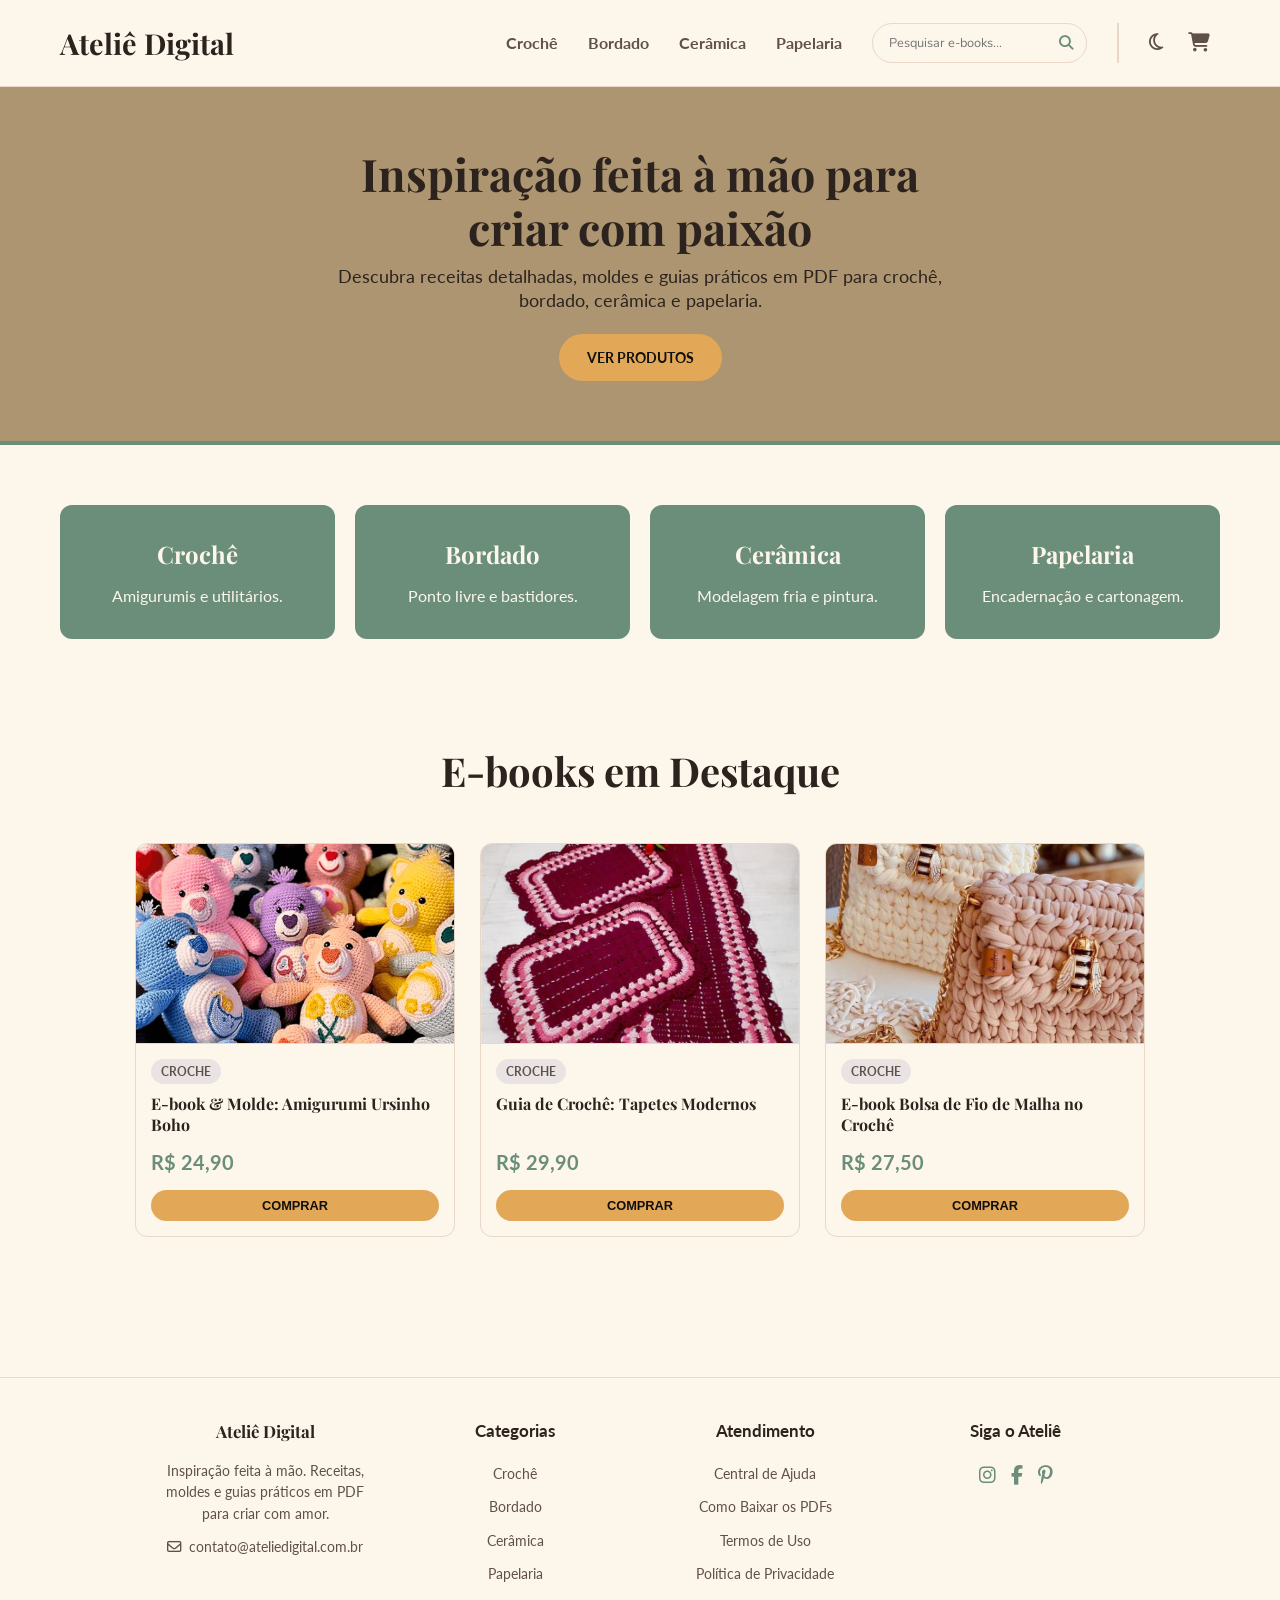
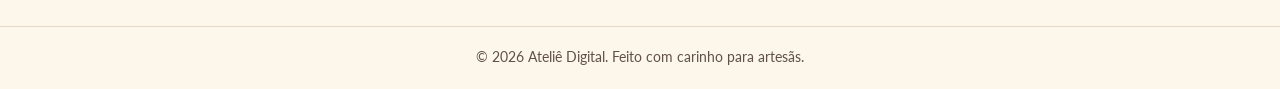
<file: index.html>
<!doctype html>
<html lang="pt-BR">
  <head>
    <meta charset="UTF-8" />
    <meta name="viewport" content="width=device-width, initial-scale=1.0" />
    <title>Ateliê Digital | E-books de Artesanato</title>
    <link
      href="https://fonts.googleapis.com/css2?family=Playfair+Display:wght@400;700&family=Lato:wght@300;400;700&family=Nunito:wght@500;700&display=swap"
      rel="stylesheet"
    />
    <link
      rel="stylesheet"
      href="https://cdnjs.cloudflare.com/ajax/libs/font-awesome/6.4.0/css/all.min.css"
    />
    <link rel="stylesheet" href="css/style.css" />
    <link rel="stylesheet" href="css/responsive.css" />
  </head>

  <body>
    <header class="cabecalho">
      <div class="container nav-container">
        <a href="#" class="logo">Ateliê Digital</a>

        <nav class="menu">
          <ul>
            <li><a href="#croche">Crochê</a></li>
            <li><a href="#bordado">Bordado</a></li>
            <li><a href="#ceramica">Cerâmica</a></li>
            <li><a href="#papelaria">Papelaria</a></li>
          </ul>

          <div class="search-box">
            <input
              type="text"
              id="search-input"
              placeholder="Pesquisar e-books..."
            />
            <button type="button" id="search-btn" aria-label="Pesquisar">
              <i class="fa-solid fa-magnifying-glass" id="search-icon"></i>
            </button>
          </div>

          <div class="icones-acao">
            <button id="btn-tema" class="btn-icone" aria-label="Alternar Tema">
              <i class="fa-regular fa-sun icone-sol"></i>
              <i class="fa-regular fa-moon icone-lua"></i>
            </button>
            <button
              type="button"
              class="btn-icone"
              aria-label="Ver Carrinho"
              onclick="openCartModal()"
            >
              <i class="fa-solid fa-cart-shopping"></i>
            </button>
          </div>
        </nav>
      </div>
    </header>

    <main>
      <section class="hero">
        <div class="hero-conteudo">
          <h1>Inspiração feita à mão para criar com paixão</h1>
          <p>
            Descubra receitas detalhadas, moldes e guias práticos em PDF para
            crochê, bordado, cerâmica e papelaria.
          </p>
          <a href="#vitrine" class="btn-primario">Ver Produtos</a>
        </div>
      </section>

      <section class="categorias container">
        <div class="card-categoria">
          <h2>Crochê</h2>
          <p>Amigurumis e utilitários.</p>
        </div>
        <div class="card-categoria">
          <h2>Bordado</h2>
          <p>Ponto livre e bastidores.</p>
        </div>
        <div class="card-categoria">
          <h2>Cerâmica</h2>
          <p>Modelagem fria e pintura.</p>
        </div>
        <div class="card-categoria">
          <h2>Papelaria</h2>
          <p>Encadernação e cartonagem.</p>
        </div>
      </section>

      <section id="vitrine" class="vitrine container">
        <h2 class="titulo-secao">E-books em Destaque</h2>
        <div id="grid-produtos" class="grid-produtos"></div>
      </section>
    </main>

    <div id="cart-modal" class="cart-modal-overlay" aria-hidden="true">
      <aside class="cart-drawer" role="dialog" aria-label="Carrinho de Compras">
        <div class="cart-header">
          <div class="cart-title-wrapper">
            <i class="fa-solid fa-basket-shopping"></i>
            <h2>Seu Carrinho</h2>
          </div>
          <button
            id="close-cart-btn"
            class="btn-close-cart"
            aria-label="Fechar Carrinho"
            onclick="closeCartModal()"
          >
            <i class="fa-solid fa-xmark"></i>
          </button>
        </div>

        <div id="cart-items-list" class="cart-body"></div>

        <div class="cart-footer">
          <div class="cart-subtotal">
            <span>Total:</span>
            <strong id="cart-total-price">R$ 0,00</strong>
          </div>
          <button class="btn-checkout" onclick="processCheckout()">
            Finalizar Compra
          </button>
        </div>
      </aside>
    </div>

    <footer class="rodape">
      <div class="rodape-container">
        <div class="rodape-coluna">
          <h3 class="rodape-logo">Ateliê Digital</h3>
          <p class="rodape-descricao">
            Inspiração feita à mão. Receitas, moldes e guias práticos em PDF
            para criar com amor.
          </p>
          <p class="rodape-contato">
            <i class="fa-regular fa-envelope"></i> contato@ateliedigital.com.br
          </p>
        </div>

        <div class="rodape-coluna">
          <h4>Categorias</h4>
          <ul>
            <li><a href="#croche">Crochê</a></li>
            <li><a href="#bordado">Bordado</a></li>
            <li><a href="#ceramica">Cerâmica</a></li>
            <li><a href="#papelaria">Papelaria</a></li>
          </ul>
        </div>

        <div class="rodape-coluna">
          <h4>Atendimento</h4>
          <ul>
            <li><a href="#">Central de Ajuda</a></li>
            <li><a href="#">Como Baixar os PDFs</a></li>
            <li><a href="#">Termos de Uso</a></li>
            <li><a href="#">Política de Privacidade</a></li>
          </ul>
        </div>

        <div class="rodape-coluna">
          <h4>Siga o Ateliê</h4>
          <div class="redes-sociais">
            <a
              href="https://instagram.com"
              target="_blank"
              aria-label="Instagram"
            >
              <i class="fa-brands fa-instagram"></i>
            </a>
            <a
              href="https://facebook.com"
              target="_blank"
              aria-label="Facebook"
            >
              <i class="fa-brands fa-facebook-f"></i>
            </a>
            <a
              href="https://pinterest.com"
              target="_blank"
              aria-label="Pinterest"
            >
              <i class="fa-brands fa-pinterest-p"></i>
            </a>
          </div>
        </div>
      </div>

      <div class="rodape-bottom">
        <div class="container">
          <p>&copy; 2026 Ateliê Digital. Feito com carinho para artesãs.</p>
        </div>
      </div>
    </footer>

    <script src="js/products.js"></script>
    <script src="js/main.js"></script>
    <script src="js/cart.js"></script>
  </body>
</html>
</file>
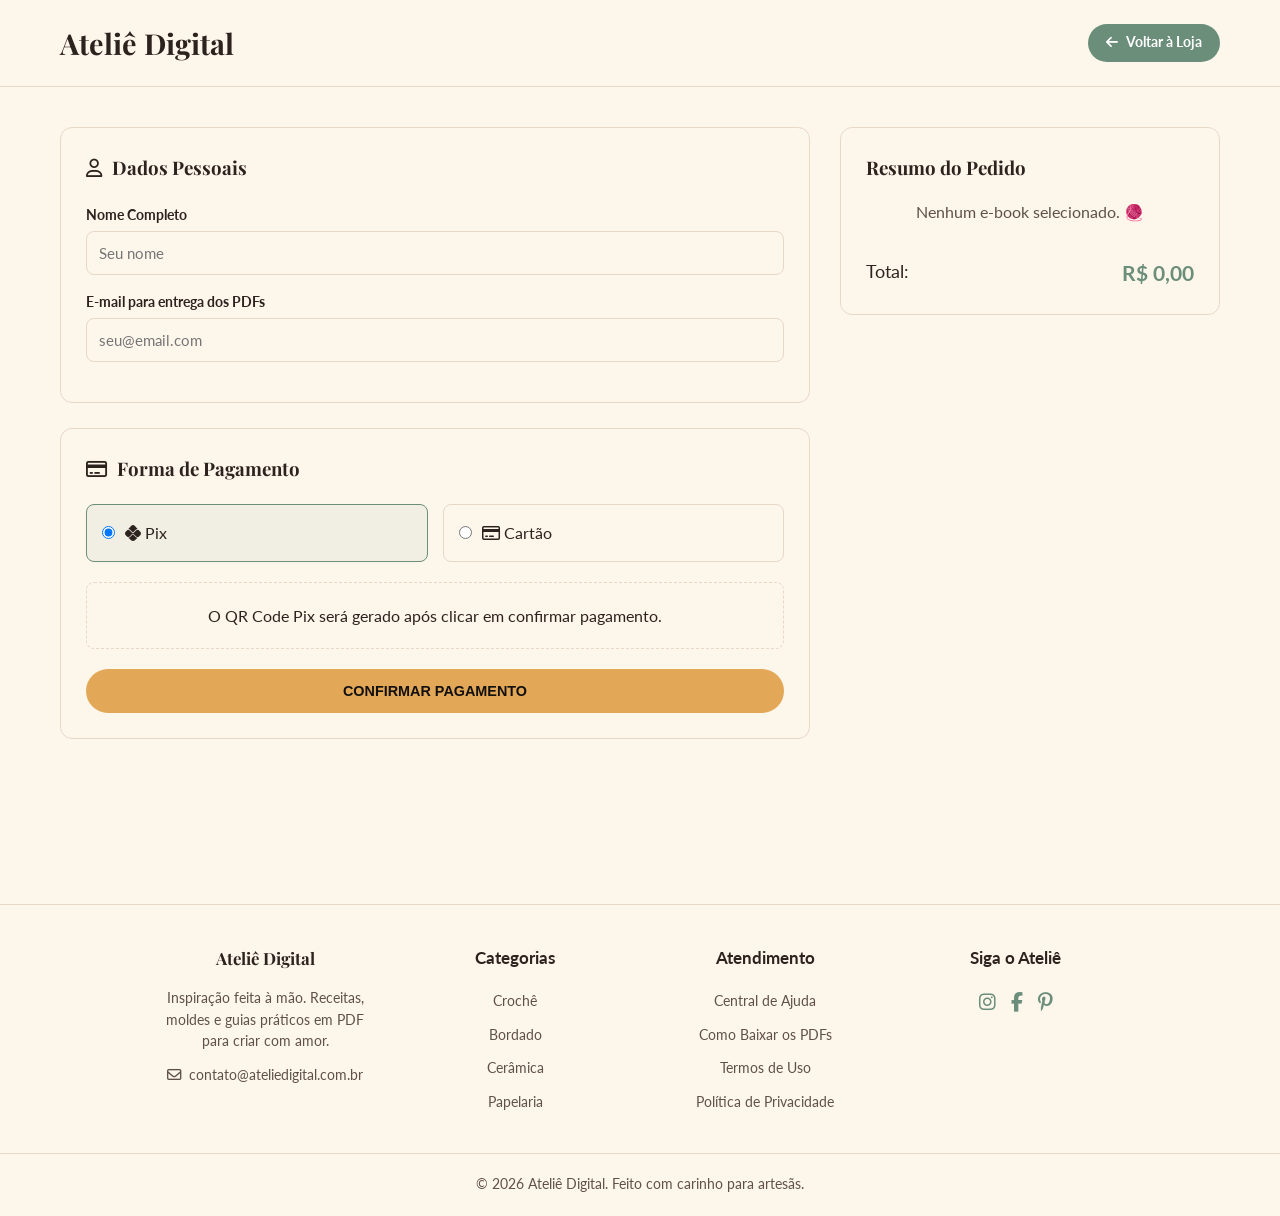
<file: checkout.html>
<!doctype html>
<html lang="pt-BR">
  <head>
    <meta charset="UTF-8" />
    <meta name="viewport" content="width=device-width, initial-scale=1.0" />
    <title>Ateliê Digital | Finalizar Compra</title>
    <link
      href="https://fonts.googleapis.com/css2?family=Playfair+Display:wght@400;700&family=Lato:wght@300;400;700&family=Nunito:wght@500;700&display=swap"
      rel="stylesheet"
    />
    <link
      rel="stylesheet"
      href="https://cdnjs.cloudflare.com/ajax/libs/font-awesome/6.4.0/css/all.min.css"
    />
    <link rel="stylesheet" href="css/style.css" />
    <link rel="stylesheet" href="css/responsive.css">
  </head>

  <body>
    <header class="cabecalho">
      <div class="container nav-container">
        <a href="index.html" class="logo">Ateliê Digital</a>
        <a href="index.html" class="btn-voltar">
          <i class="fa-solid fa-arrow-left"></i> Voltar à Loja
        </a>
      </div>
    </header>

    <main class="container">
      <form id="checkout-form" class="checkout-grid">
        <div class="checkout-left">
          <div class="checkout-section">
            <h3><i class="fa-regular fa-user"></i> Dados Pessoais</h3>
            <div class="form-group">
              <label for="nome">Nome Completo</label>
              <input type="text" id="nome" required placeholder="Seu nome" />
            </div>
            <div class="form-group">
              <label for="email">E-mail para entrega dos PDFs</label>
              <input
                type="email"
                id="email"
                required
                placeholder="seu@email.com"
              />
            </div>
          </div>

          <div class="checkout-section">
            <h3>
              <i class="fa-regular fa-credit-card"></i> Forma de Pagamento
            </h3>
            <div class="pagamento-options">
              <label class="pagamento-option active">
                <input
                  type="radio"
                  name="forma-pagamento"
                  value="pix"
                  checked
                />
                <span><i class="fa-brands fa-pix"></i> Pix</span>
              </label>
              <label class="pagamento-option">
                <input type="radio" name="forma-pagamento" value="cartao" />
                <span><i class="fa-regular fa-credit-card"></i> Cartão</span>
              </label>
            </div>

            <div id="painel-pix" class="painel-pagamento">
              <p>
                O QR Code Pix será gerado após clicar em confirmar pagamento.
              </p>
            </div>

            <div
              id="painel-cartao"
              class="painel-pagamento"
              style="display: none"
            >
              <div class="form-group">
                <label>Número do Cartão</label>
                <input type="text" placeholder="0000 0000 0000 0000" />
              </div>
            </div>

            <button type="submit" class="btn-checkout" style="margin-top: 20px">
              Confirmar Pagamento
            </button>
          </div>
        </div>

        <div class="checkout-right">
          <div class="summary-card">
            <h3>Resumo do Pedido</h3>
            <div id="checkout-items-list"></div>
            <div class="cart-subtotal" style="margin-top: 15px">
              <span>Total:</span>
              <strong id="checkout-total-price">R$ 0,00</strong>
            </div>
          </div>
        </div>
      </form>
    </main>

    <footer class="rodape">
      <div class="rodape-container">
        <div class="rodape-coluna">
          <h3 class="rodape-logo">Ateliê Digital</h3>
          <p class="rodape-descricao">
            Inspiração feita à mão. Receitas, moldes e guias práticos em PDF
            para criar com amor.
          </p>
          <p class="rodape-contato">
            <i class="fa-regular fa-envelope"></i> contato@ateliedigital.com.br
          </p>
        </div>

        <div class="rodape-coluna">
          <h4>Categorias</h4>
          <ul>
            <li><a href="#croche">Crochê</a></li>
            <li><a href="#bordado">Bordado</a></li>
            <li><a href="#ceramica">Cerâmica</a></li>
            <li><a href="#papelaria">Papelaria</a></li>
          </ul>
        </div>

        <div class="rodape-coluna">
          <h4>Atendimento</h4>
          <ul>
            <li><a href="#">Central de Ajuda</a></li>
            <li><a href="#">Como Baixar os PDFs</a></li>
            <li><a href="#">Termos de Uso</a></li>
            <li><a href="#">Política de Privacidade</a></li>
          </ul>
        </div>

        <div class="rodape-coluna">
          <h4>Siga o Ateliê</h4>
          <div class="redes-sociais">
            <a
              href="https://instagram.com"
              target="_blank"
              aria-label="Instagram"
            >
              <i class="fa-brands fa-instagram"></i>
            </a>
            <a
              href="https://facebook.com"
              target="_blank"
              aria-label="Facebook"
            >
              <i class="fa-brands fa-facebook-f"></i>
            </a>
            <a
              href="https://pinterest.com"
              target="_blank"
              aria-label="Pinterest"
            >
              <i class="fa-brands fa-pinterest-p"></i>
            </a>
          </div>
        </div>
      </div>

      <div class="rodape-bottom">
        <div class="container">
          <p>&copy; 2026 Ateliê Digital. Feito com carinho para artesãs.</p>
        </div>
      </div>
    </footer>

    <script src="js/products.js"></script>
    <script src="js/cart.js"></script>
  </body>
</html>
</file>
<file: css/style.css>
:root {
  --bg-primary: #fdf6eb;
  --bg-surface: #ac9570;
  --text-primary: #2d231e;
  --text-secondary: #605147;
  --brand-primary: #e9e4e3;
  --brand-secondary: #6b8e7b;
  --brand-accent: #e3a857;
  --border-color: #e8d8c8;

  --fonte-titulo: "Playfair Display", serif;
  --fonte-texto: "Lato", sans-serif;
}

body.dark-theme {
  --bg-primary: #12100e;
  --bg-surface: #231d19;
  --text-primary: #fdf6eb;
  --text-secondary: #c2b5a8;
  --brand-primary: #e9e4e3;
  --brand-secondary: #7ca48f;
  --brand-accent: #e3a857;
  --border-color: #3d322b;
}

* {
  margin: 0;
  padding: 0;
  box-sizing: border-box;
}

body {
  background-color: var(--bg-primary);
  color: var(--text-primary);
  font-family: var(--fonte-texto);
  line-height: 1.6;
  transition:
    background-color 0.3s ease,
    color 0.3s ease;
}

.container {
  max-width: 1200px;
  margin: 0 auto;
  padding: 0 20px;
}

h1,
h2,
h3,
.logo {
  font-family: var(--fonte-titulo);
  color: var(--text-primary);
}

a {
  text-decoration: none;
  color: inherit;
}

ul {
  list-style: none;
}

.cabecalho {
  background-color: var(--bg-primary);
  padding: 20px 0;
  border-bottom: 1px solid var(--border-color);
  position: sticky;
  top: 0;
  z-index: 100;
  transition:
    background-color 0.3s,
    border-color 0.3s;
}

.nav-container {
  display: flex;
  justify-content: space-between;
  align-items: center;
}

.search-box {
  position: relative;
  display: flex;
  align-items: center;
  max-width: 260px;
  width: 100%;
}

.search-box input {
  width: 100%;
  padding: 0.65rem 2.4rem 0.65rem 1rem;
  border-radius: 20px;
  border: 1px solid var(--border-color);
  background-color: var(--bg-primary);
  color: var(--text-primary);
  font-family: "Nunito", sans-serif;
  font-size: 0.8rem;
  outline: none;
  transition:
    border-color 0.2s ease,
    box-shadow 0.2s ease;
}

.search-box input:focus {
  border-color: var(--brand-accent);
  box-shadow: 0 0 0 2px rgba(227, 168, 87, 0.2);
}

.search-box button {
  position: absolute;
  right: 8px;
  background: transparent;
  border: none;
  color: var(--brand-secondary);
  cursor: pointer;
  padding: 0.4rem;
  display: flex;
  align-items: center;
  justify-content: center;
  font-size: 0.9rem;
  transition: color 0.2s ease;
}

.search-box button i {
  pointer-events: none;
}

.search-box button:hover {
  color: var(--brand-accent);
}

.logo {
  font-size: 1.8rem;
  font-weight: 700;
}

.menu {
  display: flex;
  align-items: center;
  gap: 30px;
}

.menu ul {
  display: flex;
  align-items: center;
  gap: 30px;
}

.menu a {
  font-weight: 700;
  color: var(--text-secondary);
  transition: color 0.3s;
}

.menu a:hover {
  color: var(--brand-secondary);
}

.menu a.ativo {
  color: var(--brand-secondary) !important;
  border-bottom: 2px solid var(--brand-secondary);
  padding-bottom: 4px;
}

.hero {
  background-color: var(--bg-surface);
  padding: 60px 20px;
  text-align: center;
  border-bottom: 4px solid var(--brand-secondary);
  transition:
    background-color 0.3s,
    border-color 0.3s;
}

.hero-conteudo {
  max-width: 650px;
  margin: 0 auto;
  display: flex;
  flex-direction: column;
  align-items: center;
  text-align: center;
}

.hero-conteudo h1 {
  font-size: 2.8rem;
  margin-bottom: 10px;
  line-height: 1.2;
}

.hero-conteudo p {
  font-size: 1.1rem;
  margin: 0 auto 20px;
  line-height: 1.4;
  color: var(--text-primary);
}

.btn-primario,
.btn-comprar {
  display: inline-block;
  width: auto;
  margin: 0 auto;
  background-color: var(--brand-accent);
  color: #12100e;
  padding: 12px 28px;
  border-radius: 30px;
  font-weight: 700;
  text-transform: uppercase;
  font-size: 0.9rem;
  border: none;
  cursor: pointer;
  text-align: center;
  transition:
    filter 0.3s ease,
    transform 0.2s ease;
}

.btn-primario:hover,
.btn-comprar:hover {
  filter: brightness(0.9);
  transform: translateY(-2px);
}

.categorias {
  display: grid;
  grid-template-columns: repeat(auto-fit, minmax(200px, 1fr));
  gap: 20px;
  padding: 60px 20px;
}

.card-categoria {
  background-color: var(--brand-secondary);
  color: var(--bg-primary);
  padding: 30px 20px;
  text-align: center;
  border-radius: 12px;
  transition:
    transform 0.3s,
    background-color 0.3s;
}

.card-categoria:hover {
  transform: translateY(-5px);
}

.card-categoria h2 {
  color: var(--bg-primary);
  margin-bottom: 10px;
  font-size: 1.5rem;
}

.vitrine {
  padding: 40px 20px 80px;
  width: 100%;
}

.titulo-secao {
  text-align: center;
  font-size: 2.5rem;
  margin-bottom: 40px;
}

.grid-produtos {
  display: grid;
  grid-template-columns: repeat(auto-fit, 320px);
  align-items: stretch;
  justify-content: center;
  max-width: 1200px;
  gap: 25px;
  margin: 0 auto;
}

.card-produto {
  background-color: var(--bg-primary);
  border: 1px solid var(--border-color);
  border-radius: 12px;
  overflow: hidden;
  transition:
    transform 0.3s,
    border-color 0.3s,
    box-shadow 0.3s;
  display: flex;
  flex-direction: column;
  width: 100%;
}

.card-produto:hover {
  transform: translateY(-5px);
  border-color: var(--brand-secondary);
  box-shadow: 0 8px 20px rgba(0, 0, 0, 0.05);
}

.card-produto img {
  width: 100%;
  height: 200px;
  object-fit: cover;
  border-bottom: 1px solid var(--border-color);
}

.info-produto {
  padding: 15px;
  display: flex;
  flex-direction: column;
  align-items: flex-start;
  text-align: left;
  flex-grow: 1;
}

.tag {
  background-color: var(--brand-primary);
  color: #605147;
  padding: 3px 10px;
  border-radius: 20px;
  font-size: 0.75rem;
  font-weight: 700;
  margin-bottom: 10px;
}

.info-produto h3 {
  font-size: 1rem;
  margin-bottom: 10px;
  line-height: 1.3;
  flex-grow: 1;
}

.preco {
  font-size: 1.25rem;
  font-weight: 700;
  color: var(--brand-secondary);
  margin-bottom: 12px;
}

.btn-comprar {
  width: 100%;
  padding: 8px 15px;
  font-size: 0.8rem;
}

.icones-acao {
  display: flex;
  align-items: center;
  gap: 5px;
  border-left: 2px solid var(--border-color);
  padding-left: 20px;
}

.btn-icone {
  background: none;
  border: none;
  cursor: pointer;
  color: var(--text-secondary);
  font-size: 1.2rem;
  display: flex;
  align-items: center;
  justify-content: center;
  padding: 10px;
  border-radius: 50%;
  position: relative;
  transition:
    background-color 0.3s,
    color 0.3s;
}

.btn-icone:hover {
  background-color: var(--border-color);
  color: var(--brand-secondary);
}

.icone-sol {
  display: none;
}
.icone-lua {
  display: block;
}

body.dark-theme .icone-sol {
  display: block;
}
body.dark-theme .icone-lua {
  display: none;
}

.cart-modal-overlay {
  position: fixed;
  top: 0;
  left: 0;
  width: 100%;
  height: 100%;
  background-color: rgba(0, 0, 0, 0.5);
  backdrop-filter: blur(4px);
  z-index: 9999;
  display: flex;
  justify-content: flex-end;
  opacity: 0;
  visibility: hidden;
  transition:
    opacity 0.3s ease,
    visibility 0.3s ease;
}

.cart-modal-overlay.open {
  opacity: 1;
  visibility: visible;
}

.cart-drawer {
  width: 100%;
  max-width: 420px;
  height: 100%;
  background-color: var(--bg-primary);
  color: var(--text-primary);
  box-shadow: -4px 0 20px rgba(0, 0, 0, 0.15);
  display: flex;
  flex-direction: column;
  transform: translateX(100%);
  transition: transform 0.3s cubic-bezier(0.16, 1, 0.3, 1);
}

.cart-modal-overlay.open .cart-drawer {
  transform: translateX(0);
}

.cart-header {
  padding: 20px;
  border-bottom: 1px solid var(--border-color);
  display: flex;
  align-items: center;
  justify-content: space-between;
  background-color: var(--bg-surface);
}

.cart-title-wrapper {
  display: flex;
  align-items: center;
  gap: 10px;
  color: var(--text-primary);
}

.cart-title-wrapper i {
  font-size: 1.3rem;
  color: var(--brand-secondary);
}

.cart-title-wrapper h2 {
  font-size: 1.3rem;
  font-weight: 700;
}

.btn-close-cart {
  background: transparent;
  border: none;
  font-size: 1.4rem;
  color: var(--text-primary);
  cursor: pointer;
  padding: 5px;
  transition:
    color 0.2s ease,
    transform 0.2s ease;
}

.btn-close-cart:hover {
  color: var(--brand-accent);
  transform: scale(1.1);
}

.cart-body {
  flex: 1;
  overflow-y: auto;
  padding: 20px;
  display: flex;
  flex-direction: column;
  gap: 15px;
}

.cart-empty-state {
  margin: auto;
  text-align: center;
  color: var(--text-secondary);
}

.cart-empty-state i {
  font-size: 2.5rem;
  margin-bottom: 10px;
  opacity: 0.6;
}

.cart-item {
  display: flex;
  align-items: center;
  gap: 12px;
  padding: 12px;
  background-color: var(--bg-primary);
  border: 1px solid var(--border-color);
  border-radius: 10px;
}

.cart-item-image {
  width: 60px;
  height: 60px;
  object-fit: cover;
  border-radius: 8px;
}

.cart-item-info {
  flex: 1;
  display: flex;
  flex-direction: column;
  gap: 4px;
}

.cart-item-title {
  font-size: 0.9rem;
  font-weight: 700;
  line-height: 1.2;
}

.cart-item-price {
  font-size: 0.95rem;
  font-weight: 700;
  color: var(--brand-secondary);
}

.cart-item-controls {
  display: flex;
  align-items: center;
  gap: 8px;
  margin-top: 4px;
}

.btn-qty {
  background-color: var(--border-color);
  border: none;
  color: var(--text-primary);
  width: 22px;
  height: 22px;
  border-radius: 50%;
  cursor: pointer;
  font-weight: bold;
  display: flex;
  align-items: center;
  justify-content: center;
  transition: background-color 0.2s;
}

.btn-qty:hover {
  background-color: var(--brand-secondary);
  color: #fff;
}

.cart-item-qty {
  font-size: 0.85rem;
  font-weight: 700;
}

.btn-remove-item {
  background: transparent;
  border: none;
  color: var(--text-secondary);
  cursor: pointer;
  padding: 6px;
  transition: color 0.2s ease;
}

.btn-remove-item:hover {
  color: #d9534f;
}

.cart-footer {
  padding: 20px;
  border-top: 1px solid var(--border-color);
  background-color: var(--bg-primary);
  display: flex;
  flex-direction: column;
  gap: 15px;
}

.cart-subtotal {
  display: flex;
  justify-content: space-between;
  align-items: center;
  font-size: 1.1rem;
}

.cart-subtotal strong {
  font-size: 1.3rem;
  color: var(--brand-secondary);
}

.btn-checkout {
  width: 100%;
  background-color: var(--brand-accent);
  color: #12100e;
  border: none;
  padding: 14px;
  border-radius: 30px;
  font-weight: 700;
  text-transform: uppercase;
  font-size: 0.9rem;
  cursor: pointer;
  transition:
    filter 0.2s,
    transform 0.2s;
}

.btn-checkout:hover {
  filter: brightness(0.9);
  transform: translateY(-2px);
}

.cart-badge {
  position: absolute;
  top: -2px;
  right: -2px;
  background-color: var(--brand-accent);
  color: #12100e;
  font-size: 0.7rem;
  font-weight: 700;
  width: 18px;
  height: 18px;
  border-radius: 50%;
  display: flex;
  align-items: center;
  justify-content: center;
}

.rodape {
  background-color: var(--bg-primary);
  color: var(--text-primary);
  border-top: 1px solid var(--border-color);
  padding-top: 40px;
  margin-top: 60px;
  width: 100%;
}

.rodape-container {
  display: grid;
  grid-template-columns: repeat(4, 1fr);
  gap: 30px;
  align-items: start;
  justify-content: center;
  max-width: 1010px;
  margin: 0 auto;
  padding: 0 20px 40px;
  box-sizing: border-box;
  text-align: center;
}

.rodape-coluna {
  display: flex;
  flex-direction: column;
  align-items: center;
  text-align: center;
  width: 100%;
}

.rodape-coluna h3,
.rodape-coluna h4 {
  margin-bottom: 15px;
  font-size: 1.05rem;
  font-weight: 700;
  color: var(--text-primary);
  text-align: center;
}

.rodape-coluna ul {
  padding: 0;
  margin: 0;
  list-style: none;
  display: flex;
  flex-direction: column;
  gap: 8px;
  text-align: center;
  width: 100%;
}

.rodape-coluna ul li {
  margin: 0;
  padding: 0;
  text-align: center;
  width: 100%;
}

.rodape-coluna ul li a,
.rodape-descricao,
.rodape-contato {
  color: var(--text-secondary);
  font-size: 0.9rem;
  line-height: 1.5;
  text-align: center;
  transition: color 0.2s ease;
}

.rodape-coluna ul li a:hover,
.redes-sociais a:hover {
  color: var(--brand-secondary);
}

.rodape-descricao {
  margin-bottom: 12px;
}

.rodape-contato {
  display: flex;
  align-items: center;
  gap: 8px;
  justify-content: center;
}

.redes-sociais {
  display: flex;
  gap: 15px;
  justify-content: center;
  width: 100%;
}

.redes-sociais a {
  font-size: 1.2rem;
  color: var(--brand-secondary);
  transition:
    transform 0.2s ease,
    color 0.2s ease;
}

.redes-sociais a:hover {
  transform: scale(1.15);
}

.rodape-bottom {
  text-align: center;
  border-top: 1px solid var(--border-color);
  padding: 20px 0;
  font-size: 0.85rem;
  color: var(--text-secondary);
  width: 100%;
}

.rodape-bottom p {
  text-align: center;
  margin: 0;
}

.checkout-grid {
  display: grid;
  grid-template-columns: 1fr 380px;
  gap: 30px;
  padding: 40px 0 80px;
}

.checkout-section {
  background-color: var(--bg-primary);
  border: 1px solid var(--border-color);
  border-radius: 12px;
  padding: 25px;
  margin-bottom: 25px;
}

.checkout-section h3 {
  margin-bottom: 20px;
  display: flex;
  align-items: center;
  gap: 10px;
}

.form-group {
  margin-bottom: 15px;
}

.form-group label {
  display: block;
  margin-bottom: 5px;
  font-weight: 700;
  font-size: 0.9rem;
}

.form-group input {
  width: 100%;
  padding: 12px;
  border: 1px solid var(--border-color);
  border-radius: 8px;
  background-color: var(--bg-primary);
  color: var(--text-primary);
  font-family: inherit;
  font-size: 0.95rem;
}

.pagamento-options {
  display: grid;
  grid-template-columns: 1fr 1fr;
  gap: 15px;
  margin-bottom: 20px;
}

.pagamento-option {
  border: 1px solid var(--border-color);
  border-radius: 8px;
  padding: 15px;
  display: flex;
  align-items: center;
  gap: 10px;
  cursor: pointer;
  transition: border-color 0.2s ease;
}

.pagamento-option.active {
  border-color: var(--brand-secondary);
  background-color: rgba(107, 142, 123, 0.08);
}

.painel-pagamento {
  background-color: var(--bg-primary);
  border: 1px dashed var(--border-color);
  border-radius: 8px;
  padding: 20px;
  text-align: center;
}

.summary-card {
  background-color: var(--bg-primary);
  border: 1px solid var(--border-color);
  border-radius: 12px;
  padding: 25px;
  position: sticky;
  top: 100px;
}

.summary-item {
  display: flex;
  align-items: center;
  gap: 12px;
  padding: 10px 0;
  border-bottom: 1px solid var(--border-color);
}

.summary-item img {
  width: 50px;
  height: 50px;
  object-fit: cover;
  border-radius: 6px;
}

.summary-item-info h4 {
  font-size: 0.85rem;
  margin-bottom: 2px;
}

.summary-item-info span {
  font-size: 0.8rem;
  color: var(--text-secondary);
}

.btn-voltar {
  display: inline-flex;
  align-items: center;
  gap: 8px;
  background-color: var(--brand-secondary);
  color: #ffffff;
  padding: 8px 18px;
  border-radius: 20px;
  font-weight: 700;
  font-size: 0.85rem;
  transition:
    filter 0.2s ease,
    transform 0.2s ease;
}

.btn-voltar:hover {
  filter: brightness(0.9);
  transform: translateY(-2px);
}
</file>
<file: css/responsive.css>
@media (max-width: 992px) {
  .nav-container {
    flex-wrap: wrap;
    gap: 15px;
  }

  .menu {
    width: 100%;
    justify-content: space-between;
    flex-wrap: wrap;
    gap: 15px;
  }

  .menu ul {
    gap: 15px;
  }

  .search-box {
    max-width: 200px;
  }

  .hero-conteudo h1 {
    font-size: 2.2rem;
  }

  .checkout-grid {
    grid-template-columns: 1fr;
    gap: 20px;
  }

  .summary-card {
    position: static;
  }
}

@media (max-width: 768px) {
  .cabecalho {
    padding: 15px 0;
  }

  .nav-container {
    flex-direction: column;
    align-items: stretch;
  }

  .logo {
    text-align: center;
  }

  .menu {
    flex-direction: column;
    align-items: center;
    gap: 15px;
  }

  .menu ul {
    flex-wrap: wrap;
    justify-content: center;
    gap: 12px;
  }

  .search-box {
    max-width: 100%;
    width: 100%;
  }

  .icones-acao {
    border-left: none;
    padding-left: 0;
    justify-content: center;
  }

  .hero {
    padding: 40px 15px;
  }

  .hero-conteudo h1 {
    font-size: 1.8rem;
  }

  .hero-conteudo p {
    font-size: 1rem;
  }

  .categorias {
    grid-template-columns: repeat(2, 1fr);
    padding: 30px 20px;
  }

  .grid-produtos {
    grid-template-columns: repeat(auto-fit, minmax(260px, 1fr));
  }

  .cart-drawer {
    max-width: 100%;
  }

  .pagamento-options {
    grid-template-columns: 1fr;
  }

  .rodape-container {
    grid-template-columns: repeat(2, 1fr);
    gap: 30px;
  }
}

@media (max-width: 480px) {
  .categorias {
    grid-template-columns: 1fr;
  }

  .rodape-container {
    grid-template-columns: 1fr;
    text-align: center;
  }

  .rodape-coluna {
    align-items: center;
    text-align: center;
  }

  .redes-sociais {
    justify-content: center;
  }

  .btn-primario,
  .btn-comprar,
  .btn-checkout {
    width: 100%;
  }
}
</file>
